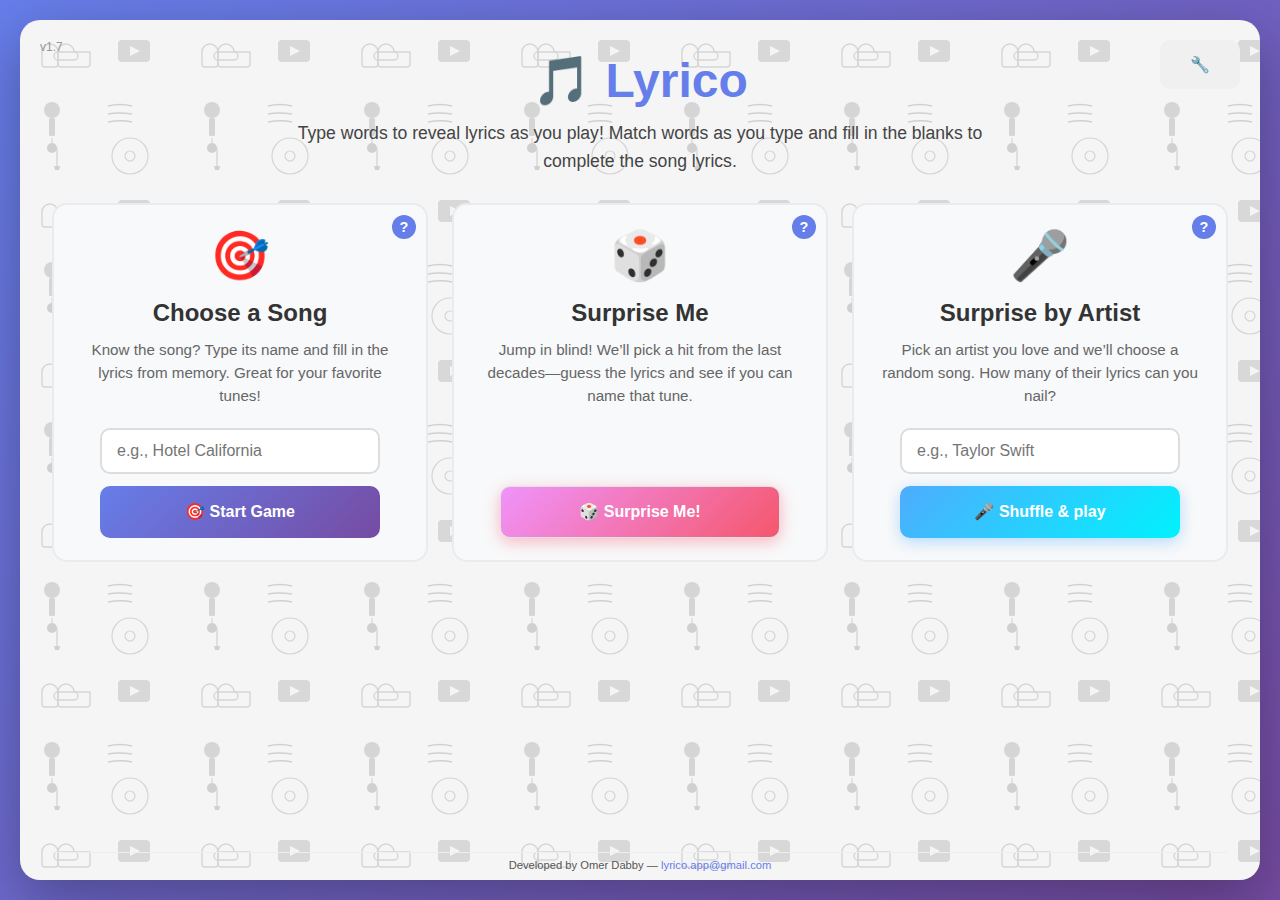
<file: index.html>
<!DOCTYPE html>
<!-- Lyrico – Fill in the Lyrics. © 2026 Omer Dabby. https://github.com/FrostyDog8/Lyrico -->
<html lang="en">
<head>
    <meta charset="UTF-8">
    <meta name="viewport" content="width=device-width, initial-scale=1.0">
    <meta name="description" content="Lyrico – Fill in the Lyrics! Guess song lyrics word by word. Choose a song, Surprise Me, or play from Spotify. Type words to reveal the blanks and complete the song.">
    <meta name="author" content="Omer Dabby">
    <meta name="application-name" content="Lyrico">
    <title>Lyrico - Fill in the Lyrics!</title>
    <link rel="stylesheet" href="style.css">
</head>
<body data-app="lyrico" data-c="od">
    <div class="container">
        <p class="version-sign">v1.7</p>
        <div class="dev-mode-row">
            <button id="devModeBtn" class="btn btn-dev-mode" title="Toggle Developer Mode">🔧</button>
            <span id="preloadCounter" class="preload-counter" style="display: none;" title="Preloaded surprise songs ready">Songs ready: <strong id="preloadCount">0</strong> / 5</span>
            <span id="preloadArtistCounter" class="preload-counter" style="display: none;" title="Preloaded songs by current artist">Artist: <strong id="preloadArtistCount">0</strong> / 5</span>
        </div>
        <header>
            <h1>🎵 Lyrico</h1>
            <p class="subtitle">Type words to reveal lyrics as you play! Match words as you type and fill in the blanks to complete the song lyrics.</p>
        </header>

        <div class="game-setup" id="gameSetup">
            <div class="game-setup-main">
            <div class="game-modes">
                <div class="game-mode-card">
                    <div class="mode-icon">🎯</div>
                    <h3>Choose a Song</h3>
                    <p class="mode-description">Know the song? Type its name and fill in the lyrics from memory. Great for your favorite tunes!</p>
                    <div class="game-mode-card-actions">
                        <div class="mode-input-group">
                            <input type="text" id="songInput" placeholder="e.g., Hotel California">
                            <button id="startBtn" class="btn btn-primary">🎯 Start Game</button>
                        </div>
                        <button id="helpSongBtn" class="btn-help" title="How does Choose a Song work?">?</button>
                    </div>
                </div>

                <div class="game-mode-card">
                    <div class="mode-icon">🎲</div>
                    <h3>Surprise Me</h3>
                    <p class="mode-description">Jump in blind! We’ll pick a hit from the last decades—guess the lyrics and see if you can name that tune.</p>
                    <div class="game-mode-card-actions">
                        <button id="surpriseBtn" class="btn btn-secondary">🎲 Surprise Me!</button>
                        <button id="helpSurpriseBtn" class="btn-help" title="How does Surprise Me work?">?</button>
                    </div>
                </div>

                <div class="game-mode-card">
                    <div class="mode-icon">🎤</div>
                    <h3>Surprise by Artist</h3>
                    <p class="mode-description">Pick an artist you love and we’ll choose a random song. How many of their lyrics can you nail?</p>
                    <div class="game-mode-card-actions">
                        <div class="mode-input-group">
                            <input type="text" id="artistInput" placeholder="e.g., Taylor Swift">
                            <button id="surpriseByArtistBtn" class="btn btn-secondary">🎤 Shuffle & play</button>
                        </div>
                        <button id="helpArtistBtn" class="btn-help" title="How does Surprise by Artist work?">?</button>
                    </div>
                </div>

                <div class="game-mode-card" id="spotifyModeCard" style="display: none;">
                    <div class="mode-icon">🎧</div>
                    <h3>Play from Spotify</h3>
                    <p class="mode-description">Link Spotify, pick a playlist or Liked Songs, and play through it one song at a time. Your music, your challenge!</p>
                    <div class="game-mode-card-actions">
                        <button id="spotifyConnectBtn" class="btn btn-spotify">🎧 Connect & pick playlist</button>
                        <button id="helpSpotifyBtn" class="btn-help" title="How does Play from Spotify work?">?</button>
                    </div>
                </div>
            </div>
            <div id="errorMessage" class="error-message"></div>
            </div>
            <div id="failedSongs" class="failed-songs" style="display: none;">
                <h4>Failed Songs (for testing):</h4>
                <div id="failedSongsList"></div>
            </div>
            <div id="songSelectionOverlay" class="song-selection-overlay" style="display: none;">
                <div id="songSelection" class="song-selection">
                    <h3>Multiple songs found</h3>
                    <p class="song-selection-subtitle">Please select one:</p>
                    <div id="songList" class="song-list"></div>
                    <button id="cancelSelectionBtn" class="btn btn-secondary">Cancel</button>
                </div>
            </div>
            <div id="artistSelectionOverlay" class="song-selection-overlay" style="display: none;">
                <div id="artistSelection" class="song-selection">
                    <h3>Multiple artists found</h3>
                    <p class="song-selection-subtitle">Which artist did you mean?</p>
                    <div id="artistList" class="song-list"></div>
                    <button id="cancelArtistSelectionBtn" class="btn btn-secondary">Cancel</button>
                </div>
            </div>
            <div id="spotifyPlaylistOverlay" class="song-selection-overlay" style="display: none;">
                <div id="spotifyPlaylistSelection" class="song-selection">
                    <h3>Choose a playlist</h3>
                    <p class="song-selection-subtitle">Songs will play in random order. Lyrics are loaded when available.</p>
                    <div id="spotifyPlaylistList" class="song-list"></div>
                    <button id="cancelSpotifyPlaylistBtn" class="btn btn-secondary">Cancel</button>
                </div>
            </div>
        </div>

        <div class="game-area" id="gameArea" style="display: none;">
            <div id="artistModeBanner" class="artist-mode-banner" style="display: none;">
                <span class="artist-mode-icon">🎤</span>
                <span class="artist-mode-text">Playing songs by: <strong id="artistModeName"></strong></span>
            </div>
            <div id="spotifyModeBanner" class="artist-mode-banner" style="display: none;">
                <span class="artist-mode-icon">🎧</span>
                <span class="artist-mode-text">Playing from: <strong id="spotifyPlaylistName"></strong></span>
            </div>
            <div id="hebrewSongBanner" class="hebrew-song-banner" style="display: none;">This song is in Hebrew</div>
            <div class="game-area-top-bar">
                <div class="game-area-top-left">
                    <button id="backBtn" class="btn btn-secondary back-btn">← Back to Main</button>
                </div>
                <div class="song-details-top">
                    <div class="song-title-container">
                        <h2 id="songTitle" class="hidden-title">???</h2>
                    </div>
                    <p id="songArtist" class="hidden-artist">???</p>
                    <div class="song-year-container">
                        <span id="songYear" class="hidden-year">???</span>
                    </div>
                </div>
                <div class="game-area-top-right">
                    <button id="nextSongBtn" class="btn btn-secondary next-song-btn" style="display: none;" title="Skip to next random song">Next Song →</button>
                    <p id="spotifyPlaylistEndMessage" class="spotify-playlist-end" style="display: none;">You've reached the end of this playlist. Head back to pick another!</p>
                </div>
            </div>
            <div id="failedSongsGame" class="failed-songs" style="display: none;">
                <h4>Failed Songs (for testing):</h4>
                <div id="failedSongsListGame"></div>
            </div>
            <div class="song-info">
                <p id="songSourceDev" class="song-source-dev" style="display: none;"></p>
                <div class="song-info-actions">
                    <button id="revealTitleBtn" class="btn btn-reveal-song">Reveal Song</button>
                    <button id="revealYearBtn" class="btn btn-reveal-year" style="display: none;">Reveal Year</button>
                    <button id="giveUpBtn" class="btn btn-give-up">Give Up</button>
                    <a id="youtubeLink" href="https://www.youtube.com" target="_blank" class="btn btn-youtube" style="display: none;">
                        <span>▶</span> Watch on YouTube
                    </a>
                </div>
            </div>

            <div class="input-section" id="inputSection">
                <div class="input-row">
                    <div class="input-wrapper">
                        <label for="wordInput">Guess a word: <button id="helpGameplayBtnGame" class="btn-help-inline" title="How to play" style="display: none;">?</button></label>
                        <input type="text" id="wordInput" placeholder="Type a word..." autocomplete="off">
                    </div>
                    <button id="revealBtn" class="btn btn-secondary" title="Reveal all lyrics" style="display: none;">Reveal Lyrics</button>
                </div>
                <!-- Stats: left=Found+hint count, center=Last revealed word, right=Hint button -->
                <div class="stats">
                    <span class="stats-left">Found: <span id="foundCount">0</span> / <span id="totalCount">0</span><span id="hintCountNote" class="hint-count-note" style="display: none;"> (<span id="hintRevealedCount">0</span> from hints)</span></span>
                    <span id="lastRevealedCenter" class="stats-center"></span>
                    <button id="hintBtn" class="btn btn-hint" type="button" title="Reveal a random word (all instances)">💡 Hint</button>
                </div>
            </div>
            <div id="endGameStats" class="end-game-stats" style="display: none;">
                <h3 id="endGameStatsTitle">Game Over</h3>
                <div class="results-stats">
                    <div class="stat-item">
                        <div class="stat-value" id="endGameFoundCount">0</div>
                        <div class="stat-label">Words Found</div>
                    </div>
                    <div class="stat-item">
                        <div class="stat-value" id="endGameTotalCount">0</div>
                        <div class="stat-label">Total Words</div>
                    </div>
                    <div class="stat-item">
                        <div class="stat-value" id="endGamePercentage">0%</div>
                        <div class="stat-label">Completion</div>
                    </div>
                </div>
            </div>

            <div class="lyrics-table-container">
                <div id="lyricsTable" class="lyrics-table"></div>
            </div>

            <div id="victoryMessage" class="victory-message" style="display: none;">
                <h2>🎉 Congratulations! 🎉</h2>
                <p>You've guessed the entire song!</p>
                <button id="playAgainBtn" class="btn btn-primary">Play Again</button>
            </div>

            <div id="giveUpResults" class="give-up-results" style="display: none;">
                <h3>Game Over</h3>
                <div class="results-stats">
                    <div class="stat-item">
                        <div class="stat-value" id="giveUpFoundCount">0</div>
                        <div class="stat-label">Words Found</div>
                    </div>
                    <div class="stat-item">
                        <div class="stat-value" id="giveUpPercentage">0%</div>
                        <div class="stat-label">Completion</div>
                    </div>
                </div>
            </div>
        </div>

        <footer class="dev-credit">
            Developed by Omer Dabby — <a href="mailto:lyrico.app@gmail.com">lyrico.app@gmail.com</a>
        </footer>
    </div>

    <!-- Confirmation Modal -->
    <div id="giveUpConfirmationModal" class="confirmation-modal-overlay">
        <div class="confirmation-modal">
            <h3>Are you sure?</h3>
            <p>Are you sure you want to give up? This will end the current game and reveal all lyrics.</p>
            <div class="confirmation-modal-buttons">
                <button id="confirmGiveUpBtn" class="btn-confirm">Yes, Give Up</button>
                <button id="cancelGiveUpBtn" class="btn-cancel">Cancel</button>
            </div>
        </div>
    </div>

    <!-- Help Modal -->
    <div id="helpModal" class="confirmation-modal-overlay">
        <div class="confirmation-modal help-modal">
            <h3 id="helpModalTitle">Help</h3>
            <div id="helpModalContent" class="help-content"></div>
            <div class="confirmation-modal-buttons">
                <button id="closeHelpBtn" class="btn-confirm" style="background: linear-gradient(135deg, #667eea 0%, #764ba2 100%);">Got it</button>
            </div>
        </div>
    </div>

    <script src="embedded-songs.js"></script>
    <script src="script.js"></script>
</body>
</html>
</file>
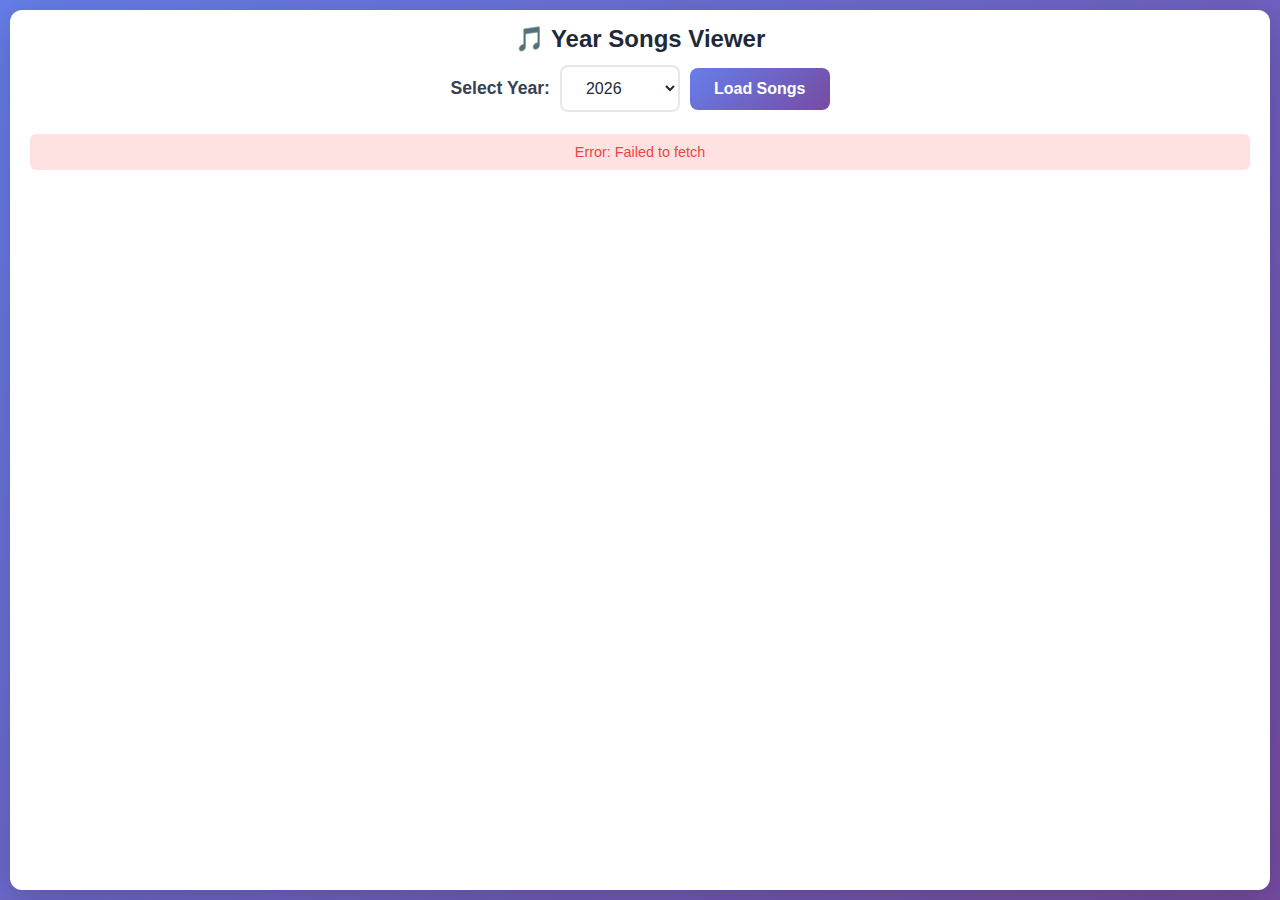
<file: year-songs-viewer.html>
<!DOCTYPE html>
<html lang="en">
<head>
    <meta charset="UTF-8">
    <meta name="viewport" content="width=device-width, initial-scale=1.0">
    <title>Year Songs Viewer - Lyrico</title>
    <style>
        * {
            margin: 0;
            padding: 0;
            box-sizing: border-box;
        }
        body {
            font-family: -apple-system, BlinkMacSystemFont, 'Segoe UI', Roboto, Oxygen, Ubuntu, Cantarell, sans-serif;
            background: linear-gradient(135deg, #667eea 0%, #764ba2 100%);
            margin: 0;
            padding: 10px;
            height: 100vh;
            overflow: hidden;
        }
        .container {
            max-width: 1400px;
            margin: 0 auto;
            background: white;
            border-radius: 12px;
            padding: 15px 20px;
            box-shadow: 0 10px 40px rgba(0, 0, 0, 0.2);
            height: calc(100vh - 20px);
            display: flex;
            flex-direction: column;
        }
        h1 {
            color: #1f2937;
            margin: 0 0 12px 0;
            text-align: center;
            font-size: 1.5em;
        }
        .year-selector {
            display: flex;
            gap: 10px;
            align-items: center;
            justify-content: center;
            margin-bottom: 12px;
            flex-wrap: wrap;
        }
        .year-selector label {
            font-weight: 600;
            color: #374151;
            font-size: 1.1em;
        }
        .year-selector select {
            padding: 12px 20px;
            font-size: 1em;
            border: 2px solid #e5e7eb;
            border-radius: 8px;
            background: white;
            color: #1f2937;
            cursor: pointer;
            transition: all 0.2s ease;
            min-width: 120px;
        }
        .year-selector select:hover {
            border-color: #667eea;
        }
        .year-selector select:focus {
            outline: none;
            border-color: #667eea;
            box-shadow: 0 0 0 3px rgba(102, 126, 234, 0.1);
        }
        .year-selector button {
            padding: 12px 24px;
            font-size: 1em;
            font-weight: 600;
            background: linear-gradient(135deg, #667eea 0%, #764ba2 100%);
            color: white;
            border: none;
            border-radius: 8px;
            cursor: pointer;
            transition: all 0.2s ease;
        }
        .year-selector button:hover {
            transform: translateY(-2px);
            box-shadow: 0 4px 12px rgba(102, 126, 234, 0.4);
        }
        .year-selector button:active {
            transform: translateY(0);
        }
        .year-selector button:disabled {
            opacity: 0.6;
            cursor: not-allowed;
            transform: none;
        }
        .info {
            text-align: center;
            color: #6b7280;
            margin-bottom: 8px;
            font-size: 0.85em;
        }
        .loading {
            text-align: center;
            color: #667eea;
            font-size: 1em;
            margin: 20px 0;
        }
        .loading::after {
            content: '...';
            animation: dots 1.5s steps(4, end) infinite;
        }
        @keyframes dots {
            0%, 20% { content: '.'; }
            40% { content: '..'; }
            60%, 100% { content: '...'; }
        }
        .error {
            text-align: center;
            color: #ef4444;
            background: #fee2e2;
            padding: 10px;
            border-radius: 6px;
            margin: 10px 0;
            font-size: 0.9em;
        }
        .songs-container {
            flex: 1;
            overflow: auto;
            min-height: 0;
        }
        .songs-table {
            width: 100%;
            border-collapse: collapse;
            font-size: 0.9em;
        }
        .songs-table thead {
            position: sticky;
            top: 0;
            background: white;
            z-index: 10;
            box-shadow: 0 2px 4px rgba(0, 0, 0, 0.05);
        }
        .songs-table th {
            padding: 8px 12px;
            text-align: left;
            font-weight: 600;
            color: #374151;
            background: #f9fafb;
            border-bottom: 2px solid #e5e7eb;
            font-size: 0.85em;
            text-transform: uppercase;
            letter-spacing: 0.5px;
        }
        .songs-table th:first-child {
            width: 50px;
            text-align: center;
        }
        .songs-table th:nth-child(2) {
            width: 45%;
        }
        .songs-table th:nth-child(3) {
            width: 45%;
        }
        .songs-table tbody tr {
            border-bottom: 1px solid #f3f4f6;
            transition: background 0.15s ease;
        }
        .songs-table tbody tr:hover {
            background: #f9fafb;
        }
        .songs-table tbody tr:nth-child(even) {
            background: #fafbfc;
        }
        .songs-table tbody tr:nth-child(even):hover {
            background: #f3f4f6;
        }
        .songs-table td {
            padding: 6px 12px;
            vertical-align: middle;
        }
        .songs-table td:first-child {
            text-align: center;
            font-weight: 700;
            color: #667eea;
            font-size: 0.95em;
        }
        .song-title-cell {
            font-weight: 600;
            color: #1f2937;
        }
        .song-artist-cell {
            color: #6b7280;
        }
        .stats {
            text-align: center;
            margin-top: 8px;
            padding-top: 8px;
            border-top: 2px solid #e5e7eb;
            color: #6b7280;
            font-size: 0.85em;
            flex-shrink: 0;
        }
    </style>
</head>
<body>
    <div class="container">
        <h1>🎵 Year Songs Viewer</h1>
        
        <div class="year-selector">
            <label for="yearSelect">Select Year:</label>
            <select id="yearSelect">
                <!-- Will be populated by JavaScript -->
            </select>
            <button id="loadBtn">Load Songs</button>
        </div>
        
        <div class="info" id="infoText">
            Select a year and click "Load Songs" to see the top songs for that year.
        </div>
        
        <div id="loading" class="loading" style="display: none;">Loading songs</div>
        <div id="error" class="error" style="display: none;"></div>
        
        <div class="songs-container">
            <table id="songsTable" class="songs-table" style="display: none;">
                <thead>
                    <tr>
                        <th>#</th>
                        <th>Song Title</th>
                        <th>Artist</th>
                    </tr>
                </thead>
                <tbody id="songsTableBody">
                </tbody>
            </table>
        </div>
        
        <div id="stats" class="stats" style="display: none;"></div>
    </div>

    <script>
        // Last.fm API (same key as main game). Get one at https://www.last.fm/api/account/create
        const LASTFM_API_KEY = '072e57491a78cfaf62abffd5bf5429a4';

        // Fetch one page of Last.fm tag.getTopTracks for a year
        async function fetchLastFmTagTopTracksPage(year, page, limit) {
            const params = new URLSearchParams({
                method: 'tag.gettoptracks',
                tag: String(year),
                api_key: LASTFM_API_KEY,
                format: 'json',
                limit: String(limit || 100),
                page: String(page || 1)
            });
            const url = `https://ws.audioscrobbler.com/2.0/?${params}`;
            const proxyUrl = `https://api.allorigins.win/get?url=${encodeURIComponent(url)}`;
            const res = await fetch(proxyUrl);
            if (!res.ok) throw new Error(`Last.fm HTTP ${res.status}`);
            const proxy = await res.json();
            const raw = proxy.contents;
            const data = typeof raw === 'string' ? JSON.parse(raw) : raw;
            if (data.error) throw new Error(data.message || 'Last.fm API error');
            const tracks = data?.toptracks?.track ?? data?.tracks?.track ?? [];
            return Array.isArray(tracks) ? tracks : [];
        }

        // Fetch top tracks for year from Last.fm, filtered; return up to maxTracks
        async function fetchLastFmTopTracksByYear(year, maxTracks) {
            const seen = new Set();
            const out = [];
            for (let page = 1; page <= 5; page++) {
                const tracks = await fetchLastFmTagTopTracksPage(year, page, 100);
                if (!tracks.length) break;
                for (const t of tracks) {
                    const title = (t.name || '').trim();
                    const artist = (t.artist?.name ?? t.artist ?? '').trim() || 'Unknown';
                    if (!title || !isOriginalVersion(title)) continue;
                    if (!isLikelyEnglish(title) || !isLikelyEnglish(artist)) continue;
                    const key = `${title.toLowerCase()}|${artist.toLowerCase()}`;
                    if (seen.has(key)) continue;
                    seen.add(key);
                    const playcount = parseInt(t.playcount, 10) || 0;
                    out.push({ title, artist, year: Number(year), playcount });
                }
                if (out.length >= maxTracks) break;
            }
            out.sort((a, b) => b.playcount - a.playcount);
            return out.slice(0, maxTracks);
        }

        // Helper functions from main script
        function isLikelyEnglish(text) {
            if (!text) return false;
            const nonLatin = /[^\x00-\x7F\u0080-\u00FF\u0100-\u017F]/;
            if (nonLatin.test(text)) return false;
            
            const spanishWords = ['el', 'la', 'de', 'que', 'y', 'en', 'un', 'es', 'se', 'no', 'te', 'lo', 'le', 'da', 'su', 'por', 'son', 'con', 'las', 'del', 'los', 'una', 'esta', 'este', 'está', 'están', 'estas', 'estos'];
            const words = text.toLowerCase().split(/\s+/);
            let spanishCount = 0;
            for (const word of words) {
                if (spanishWords.includes(word.replace(/[^\w]/g, ''))) spanishCount++;
            }
            return spanishCount < 5;
        }
        
        function isOriginalVersion(title) {
            if (!title) return false;
            const lower = title.toLowerCase();
            const exclude = ['live', 'acoustic', 'remix', 'remastered', 'demo', 'cover', 'version', 'feat.', 'featuring'];
            return !exclude.some(word => lower.includes(word));
        }
        
        // Populate year selector
        const yearSelect = document.getElementById('yearSelect');
        const currentYear = new Date().getFullYear();
        for (let year = 1960; year <= currentYear; year++) {
            const option = document.createElement('option');
            option.value = year;
            option.textContent = year;
            if (year === currentYear) {
                option.selected = true;
            }
            yearSelect.appendChild(option);
        }
        
        // Load songs function
        async function loadSongsForYear() {
            const year = parseInt(yearSelect.value);
            const loadingEl = document.getElementById('loading');
            const errorEl = document.getElementById('error');
            const songsTable = document.getElementById('songsTable');
            const songsTableBody = document.getElementById('songsTableBody');
            const statsEl = document.getElementById('stats');
            const infoText = document.getElementById('infoText');
            const loadBtn = document.getElementById('loadBtn');
            
            // Determine songs per year
            let songsPerYear;
            if (year >= 1960 && year < 1980) {
                songsPerYear = 4;
            } else if (year >= 1980 && year < 2000) {
                songsPerYear = 10;
            } else {
                songsPerYear = 15;
            }
            
            // Show loading
            loadingEl.style.display = 'block';
            errorEl.style.display = 'none';
            songsTable.style.display = 'none';
            songsTableBody.innerHTML = '';
            statsEl.style.display = 'none';
            infoText.style.display = 'none';
            loadBtn.disabled = true;
            
            try {
                let finalSongs = [];
                const seen = new Set();

                // Try Last.fm first (tag = year), same limits as game
                if (LASTFM_API_KEY && LASTFM_API_KEY.trim()) {
                    try {
                        const lastFmSongs = await fetchLastFmTopTracksByYear(year, songsPerYear);
                        if (lastFmSongs.length >= songsPerYear) {
                            finalSongs = lastFmSongs.slice(0, songsPerYear);
                        }
                    } catch (e) {
                        console.warn('Last.fm failed, using iTunes:', e.message);
                    }
                }

                // Fallback: iTunes with year-specific and generic terms
                if (finalSongs.length < songsPerYear) {
                    const allMatchingSongs = [];
                    const yearTerms = [`${year} hit`, `best of ${year}`, `top ${year}`];
                    const genericTerms = ['popular', 'hit', 'top', 'chart', 'best', 'music', 'song', 'single'];
                    const searchQueries = [...yearTerms, ...genericTerms];

                    for (const query of searchQueries) {
                        const url = `https://itunes.apple.com/search?term=${encodeURIComponent(query)}&media=music&entity=song&limit=200`;
                        const res = await fetch(url);
                        if (!res.ok) continue;

                        const data = await res.json();
                        if (!data.results || !data.results.length) continue;

                        for (const r of data.results) {
                            if (!r.releaseDate) continue;
                            const releaseYear = new Date(r.releaseDate).getFullYear();
                            if (releaseYear !== year) continue;

                            if (!isOriginalVersion(r.trackName)) continue;
                            const title = (r.trackName || '').trim();
                            const artist = (r.artistName || '').trim() || 'Unknown';
                            if (!title || !isLikelyEnglish(title) || !isLikelyEnglish(artist)) continue;

                            const key = `${title.toLowerCase()}|${artist.toLowerCase()}`;
                            if (seen.has(key)) continue;
                            seen.add(key);

                            allMatchingSongs.push({
                                title,
                                artist,
                                year: releaseYear,
                                queryIndex: searchQueries.indexOf(query),
                                searchOrder: allMatchingSongs.length
                            });
                        }
                    }

                    allMatchingSongs.sort((a, b) => {
                        if (a.queryIndex !== b.queryIndex) return a.queryIndex - b.queryIndex;
                        return a.searchOrder - b.searchOrder;
                    });

                    finalSongs = allMatchingSongs.slice(0, songsPerYear);
                }
                
                if (finalSongs.length === 0) {
                    throw new Error('No eligible songs found for this year');
                }
                
                // Display songs in table
                songsTableBody.innerHTML = finalSongs.map((song, index) => `
                    <tr>
                        <td>${index + 1}</td>
                        <td class="song-title-cell">${song.title}</td>
                        <td class="song-artist-cell">${song.artist}</td>
                    </tr>
                `).join('');
                
                // Show table
                songsTable.style.display = 'table';
                
                // Show stats
                statsEl.textContent = `Showing ${finalSongs.length} of top ${songsPerYear} songs for ${year}`;
                statsEl.style.display = 'block';
                
            } catch (e) {
                errorEl.textContent = `Error: ${e.message}`;
                errorEl.style.display = 'block';
            } finally {
                loadingEl.style.display = 'none';
                loadBtn.disabled = false;
            }
        }
        
        // Event listeners
        document.getElementById('loadBtn').addEventListener('click', loadSongsForYear);
        yearSelect.addEventListener('keypress', (e) => {
            if (e.key === 'Enter') {
                loadSongsForYear();
            }
        });
        
        // Load current year on page load
        window.addEventListener('load', () => {
            loadSongsForYear();
        });
    </script>
</body>
</html>
</file>
<file: style.css>
/* Lyrico – Fill in the Lyrics. © 2026 Omer Dabby. https://github.com/FrostyDog8/Lyrico */
* {
    margin: 0;
    padding: 0;
    box-sizing: border-box;
}

body {
    font-family: -apple-system, BlinkMacSystemFont, 'Segoe UI', Roboto, Oxygen, Ubuntu, Cantarell, sans-serif;
    background: linear-gradient(135deg, #667eea 0%, #764ba2 100%);
    min-height: 100vh;
    padding: 20px;
    color: #333;
}

.container {
    max-width: 1400px;
    margin: 0 auto;
    background-color: #f5f5f5;
    /* music icons: headphones, mic, play, spotify curves, disc, note – light grey, no overlap */
    background-image: url("data:image/svg+xml,%3Csvg width='160' height='160' xmlns='http://www.w3.org/2000/svg'%3E%3Cg fill='none' stroke='%23d5d5d5' stroke-width='1.4' transform='translate(22,18)'%3E%3Cpath d='M0 14a8 8 0 0116 0v12a3 3 0 01-3 3H3a3 3 0 01-3-3V14z'/%3E%3Cpath d='M32 14a8 8 0 00-16 0v12a3 3 0 003 3h26a3 3 0 003-3V14z'/%3E%3Cpath d='M16 14h16a4 4 0 014 4v0a4 4 0 01-4 4H16a4 4 0 01-4-4v0a4 4 0 014-4z'/%3E%3C/g%3E%3Cg fill='%23d8d8d8' transform='translate(98,20)'%3E%3Crect width='32' height='22' rx='4' fill='%23d8d8d8'/%3E%3Cpath d='M12 6v10l10-5-10-5z' fill='%23f5f5f5'/%3E%3C/g%3E%3Cg fill='%23d5d5d5' transform='translate(18,82)'%3E%3Ccircle cx='14' cy='8' r='8'/%3E%3Crect x='11' y='16' width='6' height='18' rx='1.5'/%3E%3Cpath d='M14 36v6m0 4h0' stroke='%23d5d5d5' stroke-width='1.2' fill='none'/%3E%3C/g%3E%3Cg fill='none' stroke='%23d0d0d0' stroke-width='1.6' transform='translate(88,78)'%3E%3Cpath d='M0 8q12-3 24 0M0 16q10-2 24 0M0 24q14-2.5 24 0'/%3E%3C/g%3E%3Cg fill='none' stroke='%23d5d5d5' stroke-width='1.2' transform='translate(92,118)'%3E%3Ccircle cx='18' cy='18' r='18'/%3E%3Ccircle cx='18' cy='18' r='5'/%3E%3C/g%3E%3Cg fill='%23d0d0d0' transform='translate(22,118)'%3E%3Ccircle cx='10' cy='10' r='5'/%3E%3Cline x1='15' y1='10' x2='15' y2='28' stroke='%23d0d0d0' stroke-width='1.2'/%3E%3Cpath d='M12 28h6l-1 4h-4z' fill='%23d0d0d0'/%3E%3C/g%3E%3C/svg%3E");
    background-size: 160px 160px;
    border-radius: 20px;
    box-shadow: 0 20px 60px rgba(0, 0, 0, 0.3);
    padding: 32px 32px 8px 32px;
    position: relative;
    min-height: calc(100vh - 40px);
}
/* Lobby: give main content the space, no big blank below footer */
body:not(.in-game) .container {
    display: flex;
    flex-direction: column;
}
body:not(.in-game) #gameSetup {
    flex: 1;
    display: flex;
    flex-direction: column;
    min-height: 0;
}
body:not(.in-game) #gameSetup .game-setup-main {
    flex: 1;
    display: flex;
    flex-direction: column;
    min-height: 0;
}
body:not(.in-game) #gameSetup .game-setup-main .game-modes {
    flex: 0 0 auto;
    align-content: start;
}
/* lf:od */

.dev-credit {
    text-align: center;
    margin-top: 10px;
    margin-bottom: 0;
    padding-top: 6px;
    padding-bottom: 0;
    border-top: 1px solid #eee;
    font-size: 0.7em;
    color: #555;
    line-height: 1.2;
}
body.in-game .dev-credit {
    margin-top: 0;
    padding-top: 4px;
}
.dev-credit a {
    color: #667eea;
    text-decoration: none;
}
.dev-credit a:hover {
    text-decoration: underline;
}

.dev-mode-row {
    position: absolute;
    top: 20px;
    right: 20px;
    display: flex;
    align-items: center;
    gap: 12px;
    z-index: 1000;
}

.preload-counter {
    font-size: 0.9em;
    color: #555;
    white-space: nowrap;
}
.preload-counter strong {
    color: #333;
}

.btn-dev-mode {
    padding: 8px 12px;
    font-size: 1.2em;
    background: #f0f0f0;
    color: #666;
    border: 2px solid #ddd;
    border-radius: 8px;
    cursor: pointer;
    transition: all 0.3s;
    z-index: 1000;
}

.btn-dev-mode:hover {
    background: #e0e0e0;
    border-color: #999;
}

.btn-dev-mode.active {
    background: #ffd700;
    color: #333;
    border-color: #ffb300;
    font-weight: bold;
}

header {
    text-align: center;
    margin-bottom: 20px;
}

header h1 {
    font-size: 3em;
    color: #667eea;
    margin-bottom: 10px;
}

.subtitle {
    color: #444;
    font-size: 1.1em;
    max-width: 700px;
    margin: 0 auto;
    line-height: 1.6;
}

.version-sign {
    position: absolute;
    top: 20px;
    left: 20px;
    margin: 0;
    font-size: 0.75em;
    color: #999;
    font-weight: normal;
    z-index: 1000;
}

.song-source-dev {
    margin: 4px 0 0 0;
    font-size: 0.8em;
    color: #888;
}

.game-setup {
    text-align: center;
}

.game-modes {
    display: grid;
    grid-template-columns: repeat(3, minmax(0, 1fr));
    gap: 24px;
    max-width: 1200px;
    margin: 0 auto;
    padding: 8px 0 0 0;
}
@media (max-width: 900px) {
    .game-modes {
        grid-template-columns: 1fr;
        gap: 20px;
    }
}
/* Secret code "spotspot" unlocks Spotify: restore 4-column layout */
body.spotify-unlocked .game-modes {
    grid-template-columns: repeat(4, minmax(0, 1fr));
    gap: 20px;
    max-width: 1400px;
}
@media (max-width: 1000px) {
    body.spotify-unlocked .game-modes {
        grid-template-columns: repeat(2, minmax(0, 1fr));
    }
}
@media (max-width: 600px) {
    body.spotify-unlocked .game-modes {
        grid-template-columns: 1fr;
    }
}

.game-mode-card {
    background: #f8f9fa;
    border-radius: 15px;
    padding: 22px;
    display: flex;
    flex-direction: column;
    align-items: center;
    text-align: center;
    transition: all 0.3s;
    border: 2px solid #e9ecef;
}

.game-mode-card:hover {
    transform: translateY(-5px);
    box-shadow: 0 10px 30px rgba(0, 0, 0, 0.1);
    border-color: #667eea;
}

.mode-icon {
    font-size: 3em;
    margin-bottom: 15px;
}


.game-mode-card h3 {
    font-size: 1.5em;
    color: #333;
    margin-bottom: 12px;
    font-weight: 700;
}

.mode-description {
    color: #666;
    font-size: 0.95em;
    line-height: 1.5;
    margin-bottom: 20px;
    flex-grow: 1;
}

.game-mode-card-actions {
    margin-top: auto;
    min-height: 100px;
    display: flex;
    flex-direction: column;
    justify-content: flex-end;
    align-items: center;
    gap: 12px;
    width: 100%;
}
/* Align main button with cards that have input+button (same visual baseline) */
.game-mode-card-actions:not(:has(.mode-input-group)) {
    padding-top: 56px;
}

/* Exact same size for all lobby main buttons (width and height) */
.game-mode-card-actions .btn-primary,
.game-mode-card-actions .btn-secondary,
.game-mode-card-actions .btn-spotify,
.game-mode-card-actions #surpriseBtn,
.game-mode-card-actions #surpriseByArtistBtn {
    width: 280px;
    height: 52px;
    min-width: 280px;
    min-height: 52px;
    max-width: 280px;
    padding: 0 16px;
    font-size: 1em;
    font-weight: 700;
    box-sizing: border-box;
    display: inline-flex;
    align-items: center;
    justify-content: center;
    text-align: center;
    white-space: nowrap;
}
.game-mode-card-actions .mode-input-group {
    width: 280px;
    align-self: center;
}
.game-mode-card-actions .mode-input-group .btn {
    width: 280px;
    min-width: 280px;
    max-width: 280px;
    height: 52px;
    min-height: 52px;
    padding: 0 16px;
    font-size: 1em;
    font-weight: 700;
    display: inline-flex;
    align-items: center;
    justify-content: center;
}

.mode-input-group {
    display: flex;
    flex-direction: column;
    gap: 12px;
    width: 100%;
}

.mode-input-group input {
    padding: 12px 15px;
    font-size: 1em;
    border: 2px solid #ddd;
    border-radius: 10px;
    transition: border-color 0.3s;
    width: 100%;
}

.mode-input-group input:focus {
    outline: none;
    border-color: #667eea;
}

.mode-input-group .btn {
    width: 100%;
}

.game-mode-card .btn {
    width: 100%;
}

.input-group {
    display: flex;
    flex-direction: column;
    gap: 15px;
    max-width: 500px;
    margin: 0 auto;
}

.divider {
    text-align: center;
    color: #999;
    font-size: 0.9em;
    margin: 5px 0;
    position: relative;
}

.divider::before,
.divider::after {
    content: '';
    position: absolute;
    top: 50%;
    width: 40%;
    height: 1px;
    background: #ddd;
}

.divider::before {
    left: 0;
}

.divider::after {
    right: 0;
}

.input-group-artist {
    margin-top: 8px;
}

.input-group label {
    font-weight: 600;
    color: #333;
    font-size: 1.1em;
}

.input-group input {
    padding: 15px;
    font-size: 1em;
    border: 2px solid #ddd;
    border-radius: 10px;
    transition: border-color 0.3s;
}

.input-group input:focus {
    outline: none;
    border-color: #667eea;
}

.btn {
    padding: 15px 30px;
    font-size: 1em;
    border: none;
    border-radius: 10px;
    cursor: pointer;
    font-weight: 600;
    transition: all 0.3s;
}

.btn-primary {
    background: linear-gradient(135deg, #667eea 0%, #764ba2 100%);
    color: white;
}

.btn-primary:hover {
    transform: translateY(-2px);
    box-shadow: 0 5px 15px rgba(102, 126, 234, 0.4);
}

.btn-primary:active {
    transform: translateY(0);
}

.error-message {
    color: #e74c3c;
    margin-top: 8px;
    margin-bottom: 0;
    font-weight: 500;
    display: none;
}

.error-message.show {
    display: block;
}

.failed-songs {
    margin-top: 15px;
    margin-bottom: 15px;
    padding: 15px;
    background: #fff3cd;
    border: 1px solid #ffc107;
    border-radius: 8px;
    max-height: 200px;
    overflow-y: auto;
}

#failedSongsGame {
    margin-bottom: 20px;
}

.failed-songs h4 {
    margin: 0 0 10px 0;
    color: #856404;
    font-size: 0.9em;
}

.failed-songs-list {
    font-size: 0.85em;
}

.failed-song-item {
    padding: 4px 0;
    color: #856404;
    border-bottom: 1px solid #ffeaa7;
}

.failed-song-item:last-child {
    border-bottom: none;
}

.game-area {
    animation: fadeIn 0.5s;
}

@keyframes fadeIn {
    from {
        opacity: 0;
        transform: translateY(20px);
    }
    to {
        opacity: 1;
        transform: translateY(0);
    }
}

.artist-mode-banner {
    background: linear-gradient(135deg, #4facfe 0%, #00f2fe 100%);
    color: white;
    padding: 12px 20px;
    border-radius: 10px;
    margin-bottom: 16px;
    text-align: center;
    font-size: 1.1em;
    box-shadow: 0 2px 8px rgba(79, 172, 254, 0.3);
}

.artist-mode-icon {
    font-size: 1.2em;
    margin-right: 8px;
}

.spotify-playlist-end {
    font-size: 0.95em;
    color: #555;
    margin: 0;
    padding: 8px 12px;
    text-align: right;
    max-width: 280px;
}

.hebrew-song-banner {
    font-size: 0.85em;
    color: #555;
    padding: 6px 12px;
    margin-bottom: 10px;
    text-align: center;
    background: #f0f0f0;
    border-radius: 6px;
    border: 1px solid #e0e0e0;
}

.artist-mode-text {
    font-weight: 500;
}

.artist-mode-text strong {
    font-weight: 700;
}

.song-info {
    text-align: center;
    margin-top: 0;
    margin-bottom: 20px;
    padding-bottom: 12px;
    border-bottom: 2px solid #eee;
}

.song-info h2 {
    color: #333;
    font-size: 1.8em;
    margin-bottom: 4px;
}

.song-info p {
    color: #666;
    font-size: 1.1em;
    margin-bottom: 10px;
}

.song-title-container {
    display: flex;
    align-items: center;
    justify-content: center;
    flex-wrap: wrap;
    margin-bottom: 2px;
}
.song-title-container h2 {
    margin: 0;
}

.song-info-actions {
    display: flex;
    flex-wrap: wrap;
    align-items: center;
    justify-content: center;
    gap: 12px;
    margin-top: 8px;
}

.song-info h2.hidden-title,
.song-info p.hidden-artist {
    color: #999;
    font-style: italic;
}

.song-details-top h2.hidden-title,
.song-details-top p.hidden-artist {
    color: #999;
    font-style: italic;
}

.song-details-top span.hidden-year {
    color: #999;
    font-style: italic;
}

.btn-youtube {
    background: #ff0000;
    color: white;
    padding: 10px 20px;
    font-size: 0.9em;
    margin-top: 0;
    text-decoration: none;
    display: inline-flex;
    align-items: center;
    gap: 8px;
    transition: all 0.3s;
}

.btn-youtube:hover {
    background: #cc0000;
    transform: translateY(-2px);
    box-shadow: 0 5px 15px rgba(255, 0, 0, 0.4);
    text-decoration: none;
    color: white;
}

.btn-youtube span {
    font-size: 1.1em;
}

.lyrics-table-container {
    max-height: 70vh;
    overflow-y: auto;
    margin-bottom: 30px;
    padding: 12px;
    background: #f8f9fa;
    border-radius: 10px;
}

.lyrics-table {
    display: grid;
    grid-template-columns: 1fr 1fr;
    gap: 20px;
    align-items: start;
    width: 100%;
}

.lyrics-column {
    display: flex;
    flex-direction: column;
    gap: 8px;
    border-right: 2px solid #e0e0e0;
    padding-right: 15px;
}

.lyrics-column:last-child {
    border-right: none;
    padding-right: 0;
    padding-left: 15px;
}

/* Right-to-left layout for Hebrew lyrics */
.lyrics-table-container.lyrics-rtl {
    direction: rtl;
    text-align: right;
}

.lyrics-table-container.lyrics-rtl .lyrics-table {
    direction: rtl;
}

.lyrics-table-container.lyrics-rtl .lyrics-line {
    direction: rtl;
    justify-content: flex-start; /* In RTL, start is right — push word boxes to the right */
}

.lyrics-table-container.lyrics-rtl .lyrics-column {
    border-right: none;
    border-left: 2px solid #e0e0e0;
    padding-right: 15px;
    padding-left: 0;
}

.lyrics-table-container.lyrics-rtl .lyrics-column:last-child {
    border-left: none;
    padding-left: 0;
    padding-right: 15px;
}

.lyrics-line {
    display: flex;
    flex-wrap: wrap;
    gap: 3px;
    align-items: center;
    min-height: 32px;
}

.word-slot {
    min-width: 50px;
    height: 28px;
    display: inline-flex;
    align-items: center;
    justify-content: center;
    border: 1.5px solid #ddd;
    border-radius: 5px;
    background: white;
    font-size: 0.85em;
    font-weight: 500;
    transition: background-color 0.35s ease, border-color 0.35s ease, box-shadow 0.35s ease, color 0.35s ease;
    padding: 0 6px;
    white-space: nowrap;
}

.word-slot.found {
    background: linear-gradient(135deg, #667eea 0%, #764ba2 100%);
    color: white;
    border-color: #667eea;
    /* Inset “wash” + glow: interpolates smoothly when .just-revealed toggles (unlike gradient swaps). */
    box-shadow: inset 0 0 0 100px rgba(96, 165, 250, 0), 0 0 0 rgba(96, 165, 250, 0);
    text-shadow: none;
    transition:
        border-color 0.55s cubic-bezier(0.33, 1, 0.68, 1),
        box-shadow 0.55s cubic-bezier(0.33, 1, 0.68, 1),
        text-shadow 0.55s cubic-bezier(0.33, 1, 0.68, 1);
    animation: reveal 0.5s;
}

.word-slot.found.just-revealed {
    border-color: #93c5fd;
    box-shadow:
        inset 0 0 0 100px rgba(59, 130, 246, 0.52),
        0 0 10px rgba(96, 165, 250, 0.45),
        inset 0 1px 0 rgba(255, 255, 255, 0.22);
    text-shadow: 0 1px 1px rgba(0, 0, 0, 0.15);
}

.word-slot.found.hint-revealed.just-revealed {
    border-color: #93c5fd;
    box-shadow:
        inset 0 0 0 100px rgba(59, 130, 246, 0.52),
        0 0 10px rgba(96, 165, 250, 0.45),
        inset 0 1px 0 rgba(255, 255, 255, 0.22);
    text-shadow: 0 1px 1px rgba(0, 0, 0, 0.15);
}

@keyframes reveal {
    0% {
        transform: scale(0.8);
        opacity: 0;
    }
    50% {
        transform: scale(1.1);
    }
    100% {
        transform: scale(1);
        opacity: 1;
    }
}

.word-slot.empty {
    background: #f0f0f0;
    border-color: #ccc;
}

.word-slot.newline {
    grid-column: 1 / -1;
    width: 100%;
    height: 10px;
    border: none;
    background: transparent;
    margin: 0;
    padding: 0;
}

.input-section {
    margin-bottom: 25px;
}

.input-row {
    display: flex;
    align-items: flex-end;
    gap: 15px;
    justify-content: center;
    flex-wrap: wrap;
}

.input-wrapper {
    flex: 1;
    min-width: 250px;
    max-width: 400px;
}

.input-section label {
    display: block;
    font-weight: 600;
    margin-bottom: 8px;
    color: #333;
    font-size: 1em;
    text-align: left;
}

.input-section input {
    padding: 12px;
    font-size: 1.1em;
    border: 2px solid #ddd;
    border-radius: 10px;
    width: 100%;
    text-align: left;
    transition: border-color 0.3s;
}

.btn-secondary {
    background: linear-gradient(180deg, #f1f3f5 0%, #e9ecef 100%);
    color: #495057;
    padding: 12px 22px;
    font-size: 0.95em;
    font-weight: 600;
    white-space: nowrap;
    border: 1.5px solid #dee2e6;
    border-radius: 10px;
    box-shadow: 0 1px 3px rgba(0, 0, 0, 0.06);
    transition: all 0.25s ease;
}
.btn-secondary:hover {
    background: linear-gradient(180deg, #e9ecef 0%, #dee2e6 100%);
    border-color: #ced4da;
    color: #212529;
    transform: translateY(-1px);
    box-shadow: 0 4px 12px rgba(0, 0, 0, 0.1);
}
.btn-secondary:active {
    transform: translateY(0);
    box-shadow: 0 1px 3px rgba(0, 0, 0, 0.08);
}

.btn-spotify {
    background: linear-gradient(135deg, #1DB954 0%, #1ed760 100%);
    color: white;
    padding: 12px 22px;
    font-size: 0.95em;
    font-weight: 600;
    border: none;
    border-radius: 10px;
    box-shadow: 0 4px 15px rgba(29, 185, 84, 0.4);
    transition: all 0.25s ease;
}
.btn-spotify:hover {
    background: linear-gradient(135deg, #1ed760 0%, #1DB954 100%);
    transform: translateY(-2px);
    box-shadow: 0 6px 20px rgba(29, 185, 84, 0.45);
}
.btn-spotify:active {
    transform: translateY(0);
}
/* Lobby: exact same size and position as other mode buttons */
.game-mode-card-actions .btn-spotify,
.game-mode-card-actions #spotifyConnectBtn {
    width: 280px !important;
    min-width: 280px !important;
    max-width: 280px !important;
    height: 52px !important;
    min-height: 52px !important;
    max-height: 52px !important;
    padding: 0 16px !important;
    font-size: 1em !important;
    font-weight: 700 !important;
    line-height: 1 !important;
    box-sizing: border-box !important;
    display: inline-flex !important;
    align-items: center !important;
    justify-content: center !important;
}

#surpriseBtn {
    background: linear-gradient(135deg, #f093fb 0%, #f5576c 100%);
    color: white;
    font-size: 1.1em;
    font-weight: 700;
    padding: 15px 35px;
    box-shadow: 0 4px 15px rgba(245, 87, 108, 0.4);
}

#surpriseBtn:hover {
    transform: translateY(-3px);
    box-shadow: 0 6px 20px rgba(245, 87, 108, 0.6);
}

#surpriseBtn:active {
    transform: translateY(-1px);
    box-shadow: 0 3px 12px rgba(245, 87, 108, 0.5);
}

#surpriseByArtistBtn {
    background: linear-gradient(135deg, #4facfe 0%, #00f2fe 100%);
    color: white;
    font-size: 1.1em;
    font-weight: 700;
    padding: 15px 35px;
    box-shadow: 0 4px 15px rgba(79, 172, 254, 0.4);
    border: none;
}

#surpriseByArtistBtn:hover {
    transform: translateY(-3px);
    box-shadow: 0 6px 20px rgba(79, 172, 254, 0.6);
    background: linear-gradient(135deg, #3d9ef5 0%, #00e5f2 100%);
}

#surpriseByArtistBtn:active {
    transform: translateY(-1px);
    box-shadow: 0 3px 12px rgba(79, 172, 254, 0.5);
}

/* Reveal Song button: aligned with title, more color */
.btn-reveal-song {
    padding: 8px 18px;
    font-size: 0.9em;
    font-weight: 600;
    border: none;
    border-radius: 10px;
    cursor: pointer;
    white-space: nowrap;
    background: linear-gradient(135deg, #7c3aed 0%, #a855f7 100%);
    color: white;
    box-shadow: 0 2px 10px rgba(124, 58, 237, 0.35);
    transition: all 0.25s ease;
    min-width: 120px;
    text-align: center;
}
.btn-reveal-song:hover {
    transform: translateY(-1px);
    box-shadow: 0 4px 16px rgba(124, 58, 237, 0.45);
    background: linear-gradient(135deg, #6d28d9 0%, #9333ea 100%);
}
.btn-reveal-song:active {
    transform: translateY(0);
}

.game-area-top-bar {
    display: flex;
    align-items: center;
    margin-bottom: 12px;
    gap: 16px;
    flex-wrap: wrap;
}

.game-area-top-left {
    flex: 1;
    display: flex;
    justify-content: flex-start;
    align-items: center;
    min-width: 0;
}

.game-area-top-right {
    flex: 1;
    display: flex;
    justify-content: flex-end;
    align-items: center;
    min-width: 0;
}

.song-details-top {
    display: flex;
    flex-direction: column;
    align-items: center;
    flex: 0 0 auto;
    gap: 4px;
    min-width: 200px;
}

.song-details-top .song-title-container {
    margin: 0;
}

.song-details-top h2 {
    font-size: 1.3em;
    margin: 0;
    text-align: center;
}

.song-details-top p {
    margin: 0;
    font-size: 0.95em;
    text-align: center;
}

.song-year-container {
    display: flex;
    align-items: center;
    gap: 8px;
    justify-content: center;
}

.song-year-container span {
    font-size: 0.9em;
    color: #6b7280;
    font-weight: 500;
}

.song-year-container span.hidden-year {
    color: #9ca3af;
}

.btn-reveal-year {
    padding: 8px 18px;
    font-size: 0.9em;
    background: linear-gradient(135deg, #8b5cf6 0%, #7c3aed 100%);
    color: white;
    border: none;
    border-radius: 10px;
    font-weight: 600;
    cursor: pointer;
    transition: all 0.25s ease;
    white-space: nowrap;
    box-shadow: 0 2px 10px rgba(139, 92, 246, 0.35);
    min-width: 120px;
    text-align: center;
}

.btn-reveal-year:hover {
    background: linear-gradient(135deg, #7c3aed 0%, #6d28d9 100%);
    transform: translateY(-1px);
    box-shadow: 0 4px 16px rgba(139, 92, 246, 0.45);
}
.btn-reveal-year:active {
    transform: translateY(0);
}

.back-btn,
.next-song-btn {
    margin-bottom: 0;
    padding: 10px 20px;
    font-size: 0.9em;
    background: linear-gradient(135deg, #0ea5e9 0%, #0284c7 100%);
    color: white;
    border: none;
    border-radius: 10px;
    font-weight: 600;
    box-shadow: 0 2px 8px rgba(14, 165, 233, 0.35);
    transition: all 0.25s ease;
}
.back-btn:hover,
.next-song-btn:hover {
    background: linear-gradient(135deg, #0284c7 0%, #0369a1 100%);
    transform: translateY(-1px);
    box-shadow: 0 4px 14px rgba(14, 165, 233, 0.45);
}
.back-btn:active,
.next-song-btn:active {
    transform: translateY(0);
}

.next-song-btn.song-done {
    animation: next-song-pulse 2s ease-in-out infinite;
}

@keyframes next-song-pulse {
    0%, 100% {
        box-shadow: 0 2px 8px rgba(14, 165, 233, 0.35);
        filter: brightness(1);
    }
    50% {
        box-shadow: 0 0 20px 6px rgba(14, 165, 233, 0.55), 0 4px 20px rgba(14, 165, 233, 0.5);
        filter: brightness(1.08);
    }
}

.next-song-btn.song-done:hover {
    animation: none;
}

.btn-give-up {
    margin-bottom: 0;
    padding: 8px 18px;
    font-size: 0.9em;
    background: linear-gradient(135deg, #ef4444 0%, #dc2626 100%);
    color: white;
    border: none;
    border-radius: 10px;
    font-weight: 600;
    box-shadow: 0 2px 8px rgba(239, 68, 68, 0.35);
    transition: all 0.25s ease;
    white-space: nowrap;
}
.btn-give-up:hover {
    background: linear-gradient(135deg, #dc2626 0%, #b91c1c 100%);
    transform: translateY(-1px);
    box-shadow: 0 4px 14px rgba(239, 68, 68, 0.45);
}
.btn-give-up:active {
    transform: translateY(0);
}

.btn-help {
    position: absolute;
    top: 10px;
    right: 10px;
    width: 24px;
    height: 24px;
    border-radius: 50%;
    background: #667eea;
    color: white;
    border: none;
    font-size: 0.9em;
    font-weight: bold;
    cursor: pointer;
    display: flex;
    align-items: center;
    justify-content: center;
    transition: all 0.2s;
    padding: 0;
    line-height: 1;
}

.btn-help:hover {
    background: #764ba2;
    transform: scale(1.1);
}

.game-mode-card {
    position: relative;
}

/* Ensure main action buttons in lobby cards are clickable (above help ? button) */
.game-mode-card .mode-input-group,
.game-mode-card .btn-primary,
.game-mode-card .btn-secondary,
.game-mode-card .btn-spotify {
    position: relative;
    z-index: 1;
}

.btn-help-inline {
    display: inline-block;
    width: 18px;
    height: 18px;
    border-radius: 50%;
    background: #667eea;
    color: white;
    border: none;
    font-size: 0.75em;
    font-weight: bold;
    cursor: pointer;
    margin-left: 6px;
    padding: 0;
    line-height: 1;
    vertical-align: middle;
    transition: all 0.2s;
}

.btn-help-inline:hover {
    background: #764ba2;
    transform: scale(1.1);
}

.help-modal {
    max-width: 500px;
}

.help-content {
    text-align: left;
    line-height: 1.6;
    color: #333;
}

.help-content h4 {
    margin-top: 16px;
    margin-bottom: 8px;
    color: #667eea;
}

.help-content p {
    margin-bottom: 12px;
}

.help-content ul {
    margin-left: 20px;
    margin-bottom: 12px;
}

.help-content li {
    margin-bottom: 6px;
}

.word-slot.found.give-up-missed {
    background: #d1d5db;
    color: #6b7280;
    border-color: #9ca3af;
}

/* Confirmation Modal */
.confirmation-modal-overlay {
    position: fixed;
    top: 0;
    left: 0;
    right: 0;
    bottom: 0;
    background: rgba(0, 0, 0, 0.6);
    display: none;
    align-items: center;
    justify-content: center;
    z-index: 3000;
    animation: fadeIn 0.2s ease;
}
.confirmation-modal-overlay.show {
    display: flex;
}
.confirmation-modal {
    background: white;
    border-radius: 16px;
    padding: 30px;
    max-width: 450px;
    width: 90%;
    box-shadow: 0 10px 40px rgba(0, 0, 0, 0.2);
    animation: slideUp 0.3s ease;
}
.confirmation-modal h3 {
    margin: 0 0 15px 0;
    color: #1f2937;
    font-size: 1.4em;
}
.confirmation-modal p {
    margin: 0 0 25px 0;
    color: #6b7280;
    line-height: 1.6;
}
.confirmation-modal-buttons {
    display: flex;
    gap: 12px;
    justify-content: flex-end;
}
.confirmation-modal-buttons button {
    padding: 10px 24px;
    border: none;
    border-radius: 8px;
    font-weight: 600;
    font-size: 0.95em;
    cursor: pointer;
    transition: all 0.2s ease;
}
.confirmation-modal-buttons .btn-confirm {
    background: linear-gradient(135deg, #ef4444 0%, #dc2626 100%);
    color: white;
}
.confirmation-modal-buttons .btn-confirm:hover {
    background: linear-gradient(135deg, #dc2626 0%, #b91c1c 100%);
    transform: translateY(-1px);
}
.confirmation-modal-buttons .btn-cancel {
    background: #f3f4f6;
    color: #374151;
}
.confirmation-modal-buttons .btn-cancel:hover {
    background: #e5e7eb;
}

/* End game stats (replaces input section when game ends) */
.end-game-stats {
    background: linear-gradient(135deg, #fef3c7 0%, #fde68a 100%);
    border: 2px solid #f59e0b;
    border-radius: 12px;
    padding: 25px;
    margin: 20px 0;
    text-align: center;
}
.end-game-stats h3 {
    margin: 0 0 15px 0;
    color: #92400e;
    font-size: 1.3em;
}
.end-game-stats .results-stats {
    display: flex;
    justify-content: center;
    gap: 30px;
    margin: 20px 0;
    flex-wrap: wrap;
}
.end-game-stats .stat-item {
    display: flex;
    flex-direction: column;
    align-items: center;
}
.end-game-stats .stat-value {
    font-size: 2em;
    font-weight: 700;
    color: #92400e;
    margin-bottom: 5px;
}
.end-game-stats .stat-label {
    font-size: 0.9em;
    color: #78350f;
    text-transform: uppercase;
    letter-spacing: 0.5px;
}
.end-game-stats.victory {
    background: linear-gradient(135deg, #d1fae5 0%, #a7f3d0 100%);
    border-color: #10b981;
}
.end-game-stats.victory h3,
.end-game-stats.victory .stat-value { color: #065f46; }
.end-game-stats.victory .stat-label { color: #047857; }

/* Results Display */
.give-up-results {
    background: linear-gradient(135deg, #fef3c7 0%, #fde68a 100%);
    border: 2px solid #f59e0b;
    border-radius: 12px;
    padding: 25px;
    margin: 20px 0;
    text-align: center;
}
.give-up-results h3 {
    margin: 0 0 15px 0;
    color: #92400e;
    font-size: 1.3em;
}
.give-up-results .results-stats {
    display: flex;
    justify-content: center;
    gap: 30px;
    margin: 20px 0;
    flex-wrap: wrap;
}
.give-up-results .stat-item {
    display: flex;
    flex-direction: column;
    align-items: center;
}
.give-up-results .stat-value {
    font-size: 2em;
    font-weight: 700;
    color: #92400e;
    margin-bottom: 5px;
}
.give-up-results .stat-label {
    font-size: 0.9em;
    color: #78350f;
    text-transform: uppercase;
    letter-spacing: 0.5px;
}
.give-up-results .song-revealed {
    margin-top: 20px;
    padding-top: 20px;
    border-top: 2px solid #fbbf24;
}
.give-up-results .song-revealed h4 {
    margin: 0 0 10px 0;
    color: #78350f;
    font-size: 1.1em;
}
.give-up-results .song-revealed p {
    margin: 5px 0;
    color: #92400e;
    font-size: 1em;
}

/* Brief animation when the song is refreshed (Next Song) */
.lyrics-table-container.song-refresh {
    animation: songRefresh 0.45s ease;
}

@keyframes songRefresh {
    0% { opacity: 0.5; transform: scale(0.99); }
    100% { opacity: 1; transform: scale(1); }
}

.song-selection-overlay {
    position: fixed;
    top: 0;
    left: 0;
    right: 0;
    bottom: 0;
    background: rgba(0, 0, 0, 0.6);
    display: none;
    align-items: center;
    justify-content: center;
    z-index: 2000;
    animation: fadeIn 0.2s ease-out;
    padding: 20px;
}

.song-selection-overlay[style*="flex"],
.song-selection-overlay.show {
    display: flex !important;
}

@keyframes fadeIn {
    from {
        opacity: 0;
    }
    to {
        opacity: 1;
    }
}

.song-selection-overlay .song-selection {
    background: white !important;
    border-radius: 15px;
    padding: 30px;
    max-width: 500px;
    width: 90%;
    max-height: 80vh;
    box-shadow: 0 20px 60px rgba(0, 0, 0, 0.3);
    display: flex !important;
    flex-direction: column;
    animation: slideUp 0.3s ease-out;
    position: relative;
    z-index: 2001;
    overflow-y: auto;
    overflow-x: hidden;
    min-height: 200px;
    visibility: visible !important;
    opacity: 1 !important;
    margin: auto;
}

@keyframes slideUp {
    from {
        transform: translateY(20px);
        opacity: 0;
    }
    to {
        transform: translateY(0);
        opacity: 1;
    }
}

.song-selection h3 {
    margin-bottom: 8px;
    color: #333;
    font-size: 1.5em;
    font-weight: 700;
    text-align: center;
}

.song-selection-subtitle {
    margin-bottom: 20px;
    color: #666;
    text-align: center;
    font-size: 0.95em;
}

.song-list {
    display: flex;
    flex-direction: column;
    gap: 10px;
    margin-bottom: 20px;
    max-height: 400px;
    overflow-y: auto;
    padding-right: 5px;
}

.song-list::-webkit-scrollbar {
    width: 8px;
}

.song-list::-webkit-scrollbar-track {
    background: #f1f1f1;
    border-radius: 4px;
}

.song-list::-webkit-scrollbar-thumb {
    background: #667eea;
    border-radius: 4px;
}

.song-list::-webkit-scrollbar-thumb:hover {
    background: #5568d3;
}

.song-item {
    padding: 15px;
    background: white;
    border: 2px solid #ddd;
    border-radius: 8px;
    cursor: pointer;
    transition: all 0.3s;
}

.song-item:hover {
    border-color: #667eea;
    background: #f0f4ff;
    transform: translateX(5px);
}

.song-item-info {
    display: flex;
    flex-direction: column;
    gap: 5px;
}

.song-item-info strong {
    color: #333;
    font-size: 1.1em;
}

.song-artist {
    color: #666;
    font-size: 0.95em;
}

.song-list-loading,
.song-list-error {
    padding: 20px;
    text-align: center;
    color: #666;
}

.song-list-error {
    color: #c0392b;
}

.song-album {
    color: #999;
    font-size: 0.85em;
    font-style: italic;
}

.input-section input:focus {
    outline: none;
    border-color: #667eea;
}

.stats {
    margin-top: 15px;
    font-size: 1.1em;
    color: #666;
    font-weight: 600;
    display: grid;
    grid-template-columns: 1fr minmax(160px, 1fr) 1fr;
    align-items: center;
    gap: 10px;
}

.stats-left {
    display: inline-flex;
    align-items: center;
    flex-wrap: wrap;
    gap: 4px;
    justify-self: start;
}

.stats-center {
    justify-self: center;
    text-align: center;
    font-size: 0.9em;
    font-weight: 500;
    color: #555;
    min-height: 1.2em;
    min-width: 0;
}

.stats-center.last-revealed-hint {
    color: #9a3412;
    font-weight: 600;
}

.stats-center.last-revealed-guess {
    color: #667eea;
    font-weight: 600;
}

.stats .btn-hint {
    justify-self: end;
}

.hint-count-note {
    font-size: 0.85em;
    font-weight: 500;
    color: #ea580c;
}

.btn-hint {
    background: linear-gradient(135deg, #fed7aa 0%, #fdba74 100%);
    color: #9a3412;
    border: 1px solid #fb923c;
    padding: 5px 11px;
    border-radius: 6px;
    font-size: 0.9em;
    font-weight: 600;
    cursor: pointer;
    transition: transform 0.15s, box-shadow 0.15s;
}

.btn-hint:hover {
    transform: translateY(-1px);
    box-shadow: 0 3px 10px rgba(251, 146, 60, 0.35);
}

.btn-hint:active {
    transform: translateY(0);
}

.word-slot.found.hint-revealed {
    background: linear-gradient(135deg, #fed7aa 0%, #fdba74 100%);
    color: #9a3412;
    border-color: #fb923c;
}

.victory-message {
    text-align: center;
    padding: 30px;
    background: linear-gradient(135deg, #667eea 0%, #764ba2 100%);
    color: white;
    border-radius: 15px;
    margin-top: 20px;
    animation: fadeIn 0.5s;
}

.victory-message h2 {
    font-size: 2.5em;
    margin-bottom: 10px;
}

.victory-message p {
    font-size: 1.3em;
    margin-bottom: 20px;
}

/* Loading spinner */
.loading {
    display: inline-block;
    width: 20px;
    height: 20px;
    border: 3px solid rgba(255, 255, 255, 0.3);
    border-radius: 50%;
    border-top-color: white;
    animation: spin 1s ease-in-out infinite;
    margin-left: 10px;
}

@keyframes spin {
    to { transform: rotate(360deg); }
}

/* Scrollbar styling */
.lyrics-table-container::-webkit-scrollbar {
    width: 10px;
}

.lyrics-table-container::-webkit-scrollbar-track {
    background: #f1f1f1;
    border-radius: 10px;
}

.lyrics-table-container::-webkit-scrollbar-thumb {
    background: #667eea;
    border-radius: 10px;
}

.lyrics-table-container::-webkit-scrollbar-thumb:hover {
    background: #764ba2;
}

/* ========== Tablet (iPad, etc.) – game area more comfortable ========== */
@media (max-width: 1024px) {
    body {
        padding: 12px;
    }
    .container {
        padding: 20px 20px 8px 20px;
    }
    .game-area .game-area-top-bar {
        gap: 12px;
        margin-bottom: 10px;
    }
    .game-area .song-details-top h2 {
        font-size: 1.15em;
    }
    .game-area .song-details-top p {
        font-size: 0.9em;
    }
    .game-area .song-details-top {
        min-width: 140px;
    }
    .game-area .back-btn,
    .game-area .next-song-btn {
        min-height: 44px;
        padding: 12px 16px;
    }
    .game-area .song-info-actions {
        gap: 10px;
        flex-wrap: wrap;
    }
    .game-area .song-info-actions .btn,
    .game-area .btn-reveal-song,
    .game-area .btn-give-up,
    .game-area .btn-reveal-year {
        min-height: 44px;
        padding: 12px 18px;
    }
    .game-area .lyrics-table-container {
        padding: 10px;
        margin-bottom: 20px;
        max-height: 60vh;
    }
    .game-area .lyrics-table {
        gap: 14px;
    }
    .game-area .lyrics-column {
        padding-right: 12px;
    }
    .game-area .lyrics-table-container.lyrics-rtl .lyrics-column {
        padding-left: 12px;
    }
    .game-area .input-section input {
        min-height: 48px;
        font-size: 1em;
        padding: 14px;
    }
    .game-area .input-wrapper {
        min-width: 0;
        max-width: none;
    }
    .game-area .stats .btn-hint {
        min-height: 44px;
        padding: 10px 14px;
    }
    .game-area .victory-message,
    .game-area .give-up-results {
        padding: 24px 20px;
    }
    .game-area .victory-message h2 {
        font-size: 2em;
    }
}

/* ========== Mobile phones – single column, stacked, touch-friendly ========== */
@media (max-width: 768px) {
    body {
        padding: 8px;
    }
    .container {
        padding: 16px 16px 8px 16px;
    }
    /* Lobby: smaller, more compact for phones */
    header {
        margin-bottom: 12px;
    }
    header h1 {
        font-size: 2em;
        margin-bottom: 6px;
    }
    .subtitle {
        font-size: 0.9em;
        line-height: 1.4;
        margin-bottom: 0;
    }
    .game-modes {
        gap: 16px;
        padding: 4px 0 0 0;
    }
    .game-mode-card {
        padding: 16px;
        border-radius: 12px;
    }
    .mode-icon {
        font-size: 2em;
        margin-bottom: 10px;
    }
    .game-mode-card h3 {
        font-size: 1.2em;
        margin-bottom: 8px;
    }
    .mode-description {
        font-size: 0.85em;
        line-height: 1.4;
        margin-bottom: 12px;
    }
    .game-mode-card-actions {
        min-height: 80px;
        gap: 10px;
    }
    .game-mode-card-actions:not(:has(.mode-input-group)) {
        padding-top: 40px;
    }
    .game-mode-card-actions .btn-primary,
    .game-mode-card-actions .btn-secondary,
    .game-mode-card-actions .btn-spotify,
    .game-mode-card-actions #surpriseBtn,
    .game-mode-card-actions #surpriseByArtistBtn {
        width: 100%;
        max-width: 100%;
        min-width: 0;
        height: 44px;
        min-height: 44px;
        font-size: 0.9em;
        padding: 0 12px;
    }
    .game-mode-card-actions .mode-input-group {
        width: 100%;
    }
    .game-mode-card-actions .mode-input-group .btn {
        width: 100%;
        max-width: 100%;
        min-width: 0;
        height: 44px;
        min-height: 44px;
        font-size: 0.9em;
        padding: 0 12px;
    }
    .mode-input-group {
        gap: 10px;
    }
    .mode-input-group input {
        padding: 10px 12px;
        font-size: 0.9em;
        border-radius: 8px;
    }
    .btn-help {
        width: 32px;
        height: 32px;
        font-size: 0.9em;
        min-width: 32px;
        min-height: 32px;
    }
    /* Top bar: more compact, buttons side by side */
    .game-area .game-area-top-bar {
        flex-direction: row;
        align-items: center;
        gap: 8px;
        margin-bottom: 10px;
        flex-wrap: wrap;
    }
    .game-area .game-area-top-left {
        flex: 0 0 auto;
        justify-content: flex-start;
    }
    .game-area .game-area-top-right {
        flex: 0 0 auto;
        justify-content: flex-end;
    }
    .game-area .back-btn,
    .game-area .next-song-btn {
        padding: 8px 14px;
        font-size: 0.85em;
        min-height: 36px;
        white-space: nowrap;
    }
    .game-area .song-details-top {
        flex: 1 1 auto;
        min-width: 0;
        order: 0;
    }
    .game-area .song-details-top h2 {
        font-size: 1em;
        line-height: 1.2;
    }
    .game-area .song-details-top p {
        font-size: 0.8em;
    }
    .game-area .song-year-container span {
        font-size: 0.75em;
    }
    .game-area .artist-mode-banner,
    .game-area .spotify-mode-banner {
        padding: 8px 12px;
        font-size: 0.85em;
        margin-bottom: 8px;
    }
    /* Action buttons: 2-column grid for better space usage */
    .game-area .song-info-actions {
        display: grid;
        grid-template-columns: repeat(2, 1fr);
        gap: 8px;
        width: 100%;
        margin-top: 6px;
    }
    .game-area .song-info-actions .btn,
    .game-area .btn-reveal-song,
    .game-area .btn-give-up,
    .game-area .btn-reveal-year,
    .game-area .btn-youtube {
        width: 100%;
        min-height: 40px;
        padding: 10px 12px;
        font-size: 0.85em;
        margin: 0;
    }
    /* YouTube button spans full width when visible */
    .game-area .song-info-actions .btn-youtube {
        grid-column: 1 / -1;
    }
    .game-area .lyrics-table-container {
        padding: 8px;
        margin-bottom: 16px;
        max-height: 55vh;
    }
    .game-area .lyrics-table {
        grid-template-columns: 1fr;
        gap: 12px;
    }
    .game-area .lyrics-column {
        border-right: none;
        padding-right: 0;
        padding-left: 0;
        border-bottom: 2px solid #e0e0e0;
        padding-bottom: 12px;
    }
    .game-area .lyrics-column:last-child {
        border-bottom: none;
        padding-bottom: 0;
    }
    .game-area .lyrics-table-container.lyrics-rtl .lyrics-column {
        border-left: none;
        border-right: none;
        border-bottom: 2px solid #e0e0e0;
        padding-left: 0;
    }
    .game-area .lyrics-table-container.lyrics-rtl .lyrics-column:last-child {
        border-bottom: none;
    }
    .game-area .word-slot {
        min-width: 44px;
        height: 32px;
        font-size: 0.9em;
        padding: 0 8px;
    }
    .game-area .lyrics-line {
        min-height: 36px;
        gap: 4px;
    }
    /* Input section: more compact */
    .game-area .input-section {
        margin-top: 12px;
    }
    .game-area .input-row {
        flex-direction: column;
        align-items: stretch;
        gap: 8px;
    }
    .game-area .input-wrapper {
        width: 100%;
    }
    .game-area .input-wrapper label {
        font-size: 0.9em;
        margin-bottom: 6px;
    }
    .game-area .input-section input {
        min-height: 44px;
        font-size: 16px;
        padding: 12px 14px;
    }
    .game-area .input-section .btn-secondary {
        width: 100%;
        min-height: 40px;
        padding: 10px 14px;
        font-size: 0.85em;
    }
    /* Stats: horizontal layout, more compact */
    .game-area .stats {
        grid-template-columns: 1fr auto;
        gap: 10px 12px;
        font-size: 0.9em;
        margin-top: 10px;
        padding: 10px 0;
    }
    .game-area .stats-left {
        justify-self: start;
        font-size: 0.9em;
    }
    .game-area .stats-center {
        grid-column: 1 / -1;
        order: 0;
        font-size: 0.85em;
        text-align: center;
    }
    .game-area .stats .btn-hint {
        justify-self: end;
        min-height: 36px;
        padding: 8px 14px;
        font-size: 0.85em;
        white-space: nowrap;
    }
    .game-area .victory-message {
        padding: 24px 16px;
    }
    .game-area .victory-message h2 {
        font-size: 1.75em;
    }
    .game-area .victory-message p {
        font-size: 1.1em;
    }
    .game-area .victory-message .btn-primary {
        min-height: 48px;
        width: 100%;
    }
    .game-area .give-up-results {
        padding: 20px 16px;
    }
    .game-area .end-game-stats {
        padding: 20px 16px;
    }
}

/* ========== Small phones – extra compact ========== */
@media (max-width: 480px) {
    .container {
        padding: 12px 12px 8px 12px;
    }
    .game-area .game-area-top-bar {
        gap: 6px;
        margin-bottom: 8px;
    }
    .game-area .back-btn,
    .game-area .next-song-btn {
        padding: 6px 10px;
        font-size: 0.8em;
        min-height: 32px;
    }
    .game-area .song-details-top h2 {
        font-size: 0.9em;
    }
    .game-area .song-details-top p {
        font-size: 0.75em;
    }
    .game-area .song-year-container span {
        font-size: 0.7em;
    }
    .game-area .song-info-actions {
        gap: 6px;
    }
    .game-area .song-info-actions .btn,
    .game-area .btn-reveal-song,
    .game-area .btn-give-up,
    .game-area .btn-reveal-year,
    .game-area .btn-youtube {
        min-height: 36px;
        padding: 8px 10px;
        font-size: 0.8em;
    }
    .game-area .input-section input {
        min-height: 40px;
        padding: 10px 12px;
        font-size: 16px;
    }
    .game-area .input-section .btn-secondary {
        min-height: 36px;
        padding: 8px 12px;
        font-size: 0.8em;
    }
    .game-area .stats {
        gap: 8px;
        font-size: 0.85em;
        padding: 8px 0;
    }
    .game-area .stats-left {
        font-size: 0.85em;
    }
    .game-area .stats-center {
        font-size: 0.8em;
    }
    .game-area .stats .btn-hint {
        min-height: 32px;
        padding: 6px 12px;
        font-size: 0.8em;
    }
    .game-area .lyrics-table-container {
        max-height: 50vh;
    }
    .game-area .word-slot {
        min-width: 40px;
        height: 28px;
        font-size: 0.85em;
    }
}
</file>
